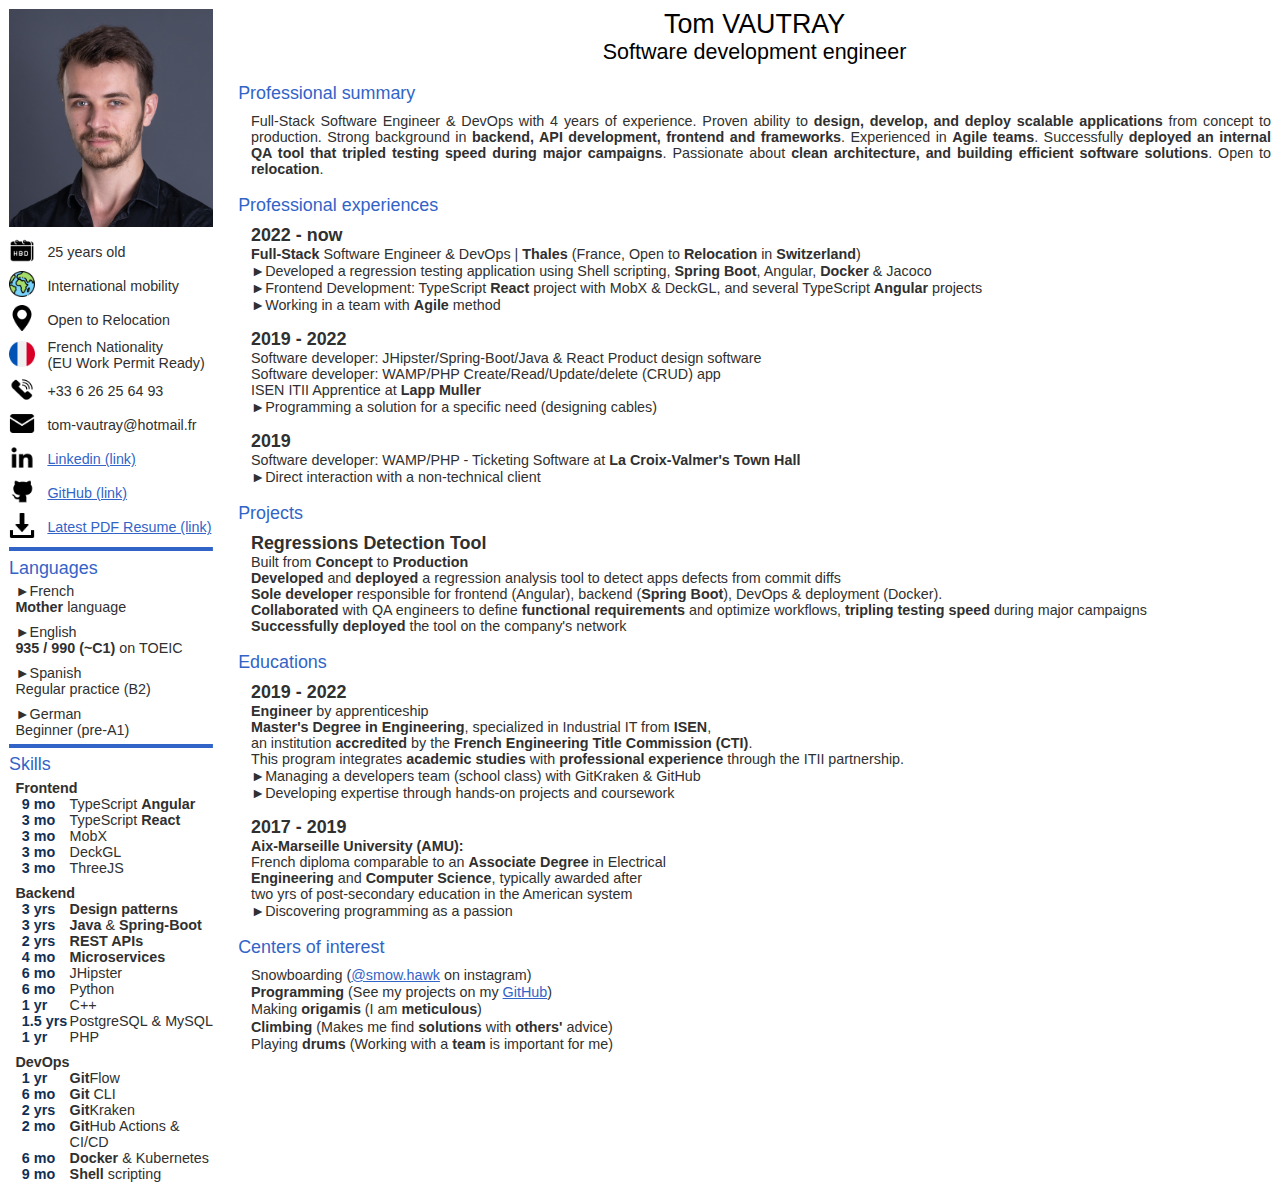
<file: index.html>
<!doctype html>
<html lang="en-US">
	<head>
		<meta charset="UTF-8" />
		<meta name="description" content="Resume of Tom Vautray, Software Development Engineer. Skills in React, Angular, Spring-Boot, and more.">
		<meta name="keywords" content="Tom Vautray, Resume, Software Engineer, React, Angular, Spring-Boot, Git, GitHub">
		<link rel="stylesheet" href="styles.css" />
		<link rel="icon" href="assets/planete-terre.png" />
		<title>Resume - Tom VAUTRAY</title>
	</head>
	<body theme="navy" mapping="pdf">
		<div id="left-panel">
			<div id="photo">
				<img src="assets/PhotoLMGCouleursCrop.jpg" />
			</div>
			<div id="personal-data">
				<div id="aging">
					<a target="_blank" class="mention" href="https://www.flaticon.com/fr/icone-gratuite/happy-birthday_8675274?term=birthday&page=1&position=5&origin=search&related_id=8675274">
						<img src="assets/happy-birthday.png" />
					</a>
					25 years old
				</div>
				<div id="place">
					<a target="_blank" class="mention" href="https://www.flaticon.com/fr/icone-gratuite/planete-terre_921490?term=terre&page=1&position=1&origin=tag&related_id=921490">
						<img src="assets/planete-terre.png" />
					</a>
					International&nbsp;mobility
				</div>
				<div id="relocation">
					<a target="_blank" class="mention" href="https://www.flaticon.com/free-icons/pin">
						<img src="assets/maps-and-flags.png" />
					</a>
					Open&nbsp;to&nbsp;Relocation
				</div>
				<div id="civility">
					<a target="_blank" class="mention" href="https://www.flaticon.com/free-icons/france">
						<img src="assets/france.png" />
					</a>
					French&nbsp;Nationality<br />(EU&nbsp;Work&nbsp;Permit&nbsp;Ready)
				</div>
				<div id="phone">
					<a target="_blank" class="mention" href="https://www.flaticon.com/fr/icones-gratuites/telephone">
						<img src="assets/appel-telephonique.png" />
					</a>
					+33 6 26 25 64 93
				</div>
				<div id="e-mail">
					<a target="_blank" class="mention" href="https://www.flaticon.com/fr/icone-gratuite/email_3059474?term=email&page=1&position=7&origin=tag&related_id=3059474">
						<img src="assets/email.png" />
					</a>
					tom-vautray@hotmail.fr
				</div>
				<div id="linkedin">
					<a target="_blank" class="mention" href="https://www.flaticon.com/fr/icone-gratuite/sociale_14064516?term=linkedin&page=1&position=1&origin=tag&related_id=14064516">
						<img src="assets/linkedin.png" />
					</a>
					<a target="_blank" class="link" href="https://www.linkedin.com/in/tom-vautray-45432b172/">Linkedin (link)</a>
				</div>
				<div id="github">
					<a target="_blank" class="mention" href="https://www.flaticon.com/fr/icone-gratuite/github_4926624?term=github&page=1&position=1&origin=tag&related_id=4926624">
						<img src="assets/github.png" />
					</a>
					<a target="_blank" class="link" href="https://github.com/M4jor-Tom">GitHub (link)</a>
				</div>
				<div id="resume-files">
					<a target="_blank" class="mention" href="https://www.flaticon.com/free-icon/download_724933">
						<img src="assets/download.png" />
					</a>
					<a target="_blank" class="link"href="https://github.com/M4jor-Tom/M4jor-Tom.github.io/tree/pdf-cv-releasing/generated">Latest PDF Resume (link)</a>
				</div>
			</div>
			<svg class="h-line">
				<rect />
			</svg>
			<div id="languages">
				<div class="header">
					Languages
				</div>
				<div class="body">
					<div class="list-element">
						<div class="language">French</div>
						<div class="level"><b>Mother</b> language</div>
					</div>
					<div class="list-element">
						<div class="language">English</div>
						<div class="level"><b>935 / 990 (~C1)</b> on TOEIC</div>
					</div>
					<div class="list-element">
						<div class="language">Spanish</div>
						<div class="level">Regular practice (B2)</div>
					</div>
					<div class="list-element">
						<div class="language">German</div>
						<div class="level">Beginner (pre-A1)</div>
					</div>
				</div>
			</div>
			<svg class="h-line">
				<rect />
			</svg>
			<div id="skills">
				<div class="header">
					Skills
				</div>
				<div class="body">
					<div class="category">
						<div class="header">Frontend</div>
						<div class="body">
							<div class="list-element">
								<div class="experience-time">9 mo</div>
								<div class="skill">TypeScript <b>Angular</b></div>
							</div>
							<div class="list-element">
								<div class="experience-time">3 mo</div>
								<div class="skill">TypeScript <b>React</b></div>
							</div>
							<div class="list-element">
								<div class="experience-time">3 mo</div>
								<div class="skill">MobX</div>
							</div>
							<div class="list-element">
								<div class="experience-time">3 mo</div>
								<div class="skill">DeckGL</div>
							</div>
							<div class="list-element">
								<div class="experience-time">3 mo</div>
								<div class="skill">ThreeJS</div>
							</div>
						</div>
					</div>
					<div class="category">
						<div class="header">Backend</div>
						<div class="body">
							<div class="list-element">
								<div class="experience-time">3 yrs</div>
								<div class="skill"><b>Design patterns</b></div>
							</div>
							<div class="list-element">
								<div class="experience-time">3 yrs</div>
								<div class="skill"><b>Java</b>&nbsp;&&nbsp;<b>Spring-Boot</b></div>
							</div>
							<div class="list-element">
								<div class="experience-time">2 yrs</div>
								<div class="skill"><b>REST APIs</b></div>
							</div>
							<div class="list-element">
								<div class="experience-time">4 mo</div>
								<div class="skill"><b>Microservices</b></div>
							</div>
							<div class="list-element">
								<div class="experience-time">6 mo</div>
								<div class="skill">JHipster</div>
							</div>
							<div class="list-element">
								<div class="experience-time">6 mo</div>
								<div class="skill">Python</div>
							</div>
							<div class="list-element">
								<div class="experience-time">1 yr</div>
								<div class="skill">C++</div>
							</div>
							<div class="list-element">
								<div class="experience-time">1.5 yrs</div>
								<div class="skill">PostgreSQL&nbsp;&&nbsp;MySQL</div>
							</div>
							<div class="list-element">
								<div class="experience-time">1 yr</div>
								<div class="skill">PHP</div>
							</div>
						</div>
					</div>
					<div class="category">
						<div class="header">DevOps</div>
						<div class="body">
							<div class="list-element">
								<div class="experience-time">1 yr</div>
								<div class="skill"><b>Git</b>Flow</div>
							</div>
							<div class="list-element">
								<div class="experience-time">6 mo</div>
								<div class="skill"><b>Git</b> CLI</div>
							</div>
							<div class="list-element">
								<div class="experience-time">2 yrs</div>
								<div class="skill"><b>Git</b>Kraken</div>
							</div>
							<div class="list-element">
								<div class="experience-time">2 mo</div>
								<div class="skill"><b>Git</b>Hub Actions & CI/CD</div>
							</div>
							<div class="list-element">
								<div class="experience-time">6 mo</div>
								<div class="skill"><b>Docker</b>&nbsp;&&nbsp;Kubernetes</div>
							</div>
							<div class="list-element">
								<div class="experience-time">9 mo</div>
								<div class="skill"><b>Shell</b> scripting</div>
							</div>
						</div>
					</div>
				</div>
			</div>
		</div>
		<div id="right-panel">
			<div class="header">
				<div id="name">
					Tom VAUTRAY
				</div>
				<div id="title">
					Software development engineer
				</div>
			</div>
			<div class="body">
				<div id="professional-summary">
					<div class="header">
						Professional summary
					</div>
					<div class="body">
						<div class="list-element">
							<div class="content">
Full-Stack Software Engineer & DevOps with 4 years of experience.
Proven ability to <b>design, develop, and deploy scalable applications</b> from concept to production. Strong background in <b>backend, API development, frontend and frameworks</b>.  
Experienced in <b>Agile teams</b>. Successfully <b>deployed an internal QA tool that tripled testing speed during major campaigns</b>.
Passionate about <b>clean architecture, and building efficient software solutions</b>. Open to <b>relocation</b>.
							</div>
						</div>
					</div>
				</div>
				<div id="professional-experiences">
					<div class="header">
						Professional experiences
					</div>
					<div class="body">
						<div class="list-element">
							<div class="content-title">2022 - now</div>
							<div class="content"><b>Full-Stack</b> Software Engineer & DevOps | <b>Thales</b> (France, Open to <b>Relocation</b> in <b>Switzerland</b>)</div>
							<div class="experience">Developed a regression testing application using Shell scripting, <b>Spring Boot</b>, Angular, <b>Docker</b> & Jacoco</div>
							<div class="experience">Frontend Development: TypeScript <b>React</b> project with MobX & DeckGL, and several TypeScript <b>Angular</b> projects</div>
							<div class="experience">Working in a team with <b>Agile</b> method</div>
						</div>
						<div class="list-element">
							<div class="content-title">2019 - 2022</div>
							<div class="content">
								Software developer: JHipster/Spring-Boot/Java & React Product design software
							</div>
							<div class="content">
								Software developer: WAMP/PHP Create/Read/Update/delete (CRUD) app
							</div>
							<div class="content">ISEN ITII Apprentice at <b>Lapp Muller</b></div>
							<div class="experience">Programming a solution for a specific need (designing cables)</div>
						</div>
						<div class="list-element">
							<div class="content-title">2019</div>
							<div class="content">
								Software developer: WAMP/PHP - Ticketing Software at <b>La Croix-Valmer's Town Hall</b>
							</div>
							<div class="experience">Direct interaction with a non-technical client</div>
						</div>
						<!--<div class="list-element">
							<div class="content-title">2015 - 2018</div>
							<div class="content">
								Restaurant waiter
							</div>
							<div class="experience">Immediate stress management</div>
						</div>-->
					</div>
				</div>
				<div id="projects">
					<div class="header">
						Projects
					</div>
					<div class="body">
						<div class="list-element">
							<div class="content-title">Regressions Detection Tool</div>
							<div class="content">Built from <b>Concept</b> to <b>Production</b></div>
							<div class="content"><b>Developed</b> and <b>deployed</b> a regression analysis tool to detect apps defects from commit diffs</div>
							<div class="content"><b>Sole developer</b> responsible for frontend (Angular), backend (<b>Spring Boot</b>), DevOps & deployment (Docker).</div>
							<div class="content"><b>Collaborated</b> with QA engineers to define <b>functional requirements</b> and optimize workflows, <b>tripling testing speed</b> during major campaigns</div>
							<div class="content"><b>Successfully deployed</b> the tool on the company's network</div>
						</div>
					</div>
				</div>
				<div id="educations">
					<div class="header">
						Educations
					</div>
					<div class="body">
						<div class="list-element">
							<div class="content-title">2019 - 2022</div>
							<div class="content">
								<b>Engineer</b> by apprenticeship<br />
								<b>Master's Degree in Engineering</b>, specialized in Industrial IT from <b>ISEN</b>,<br />
								an institution <b>accredited</b> by the <b>French Engineering Title Commission (CTI)</b>.<br />
								This program integrates <b>academic studies</b> with <b>professional experience</b> through the ITII partnership.
							</div>
							<div class="experience">Managing a developers team (school class) with GitKraken & GitHub</div>
							<div class="experience">Developing expertise through hands-on projects and coursework</div>
						</div>
						<div class="list-element">
							<div class="content-title">2017 - 2019</div>
							<div class="content">
								<b>Aix-Marseille University (AMU):</b><br />
								French diploma comparable to an <b>Associate Degree</b> in Electrical<br />
								<b>Engineering</b> and <b>Computer Science</b>, typically awarded after<br />
								two yrs of post-secondary education in the American system
							</div>
							<div class="experience">Discovering programming as a passion</div>
						</div>
					</div>
				</div>
				<div id="centers-of-interest">
					<div class="header">
						Centers of interest
					</div>
					<div class="body">
						<div class="list-element">
							<div class="content">
								Snowboarding (<a target="_blank" href="https://www.instagram.com/smow.hawk/">@smow.hawk</a> on instagram)
							</div>
						</div>
						<div class="list-element">
							<div class="content"><b>Programming</b> (See my projects on my <a target="_blank" class="link" href="https://github.com/M4jor-Tom">GitHub</a>)</div>
						</div>
						<div class="list-element">
							<div class="content">Making <b>origamis</b> (I am <b>meticulous</b>)</div>
						</div>
						<div class="list-element">
							<div class="content"><b>Climbing</b> (Makes me find <b>solutions</b> with <b>others'</b> advice)</div>
						</div>
						<div class="list-element">
							<div class="content">Playing <b>drums</b> (Working with a <b>team</b> is important for me)</div>
						</div>
					</div>
				</div>
			</div>
		</div>
	</body>
</html>
</file>
<file: styles.css>
:root {
	
	--default-font: 1.4vmax;

	--body-margin: 1vmin;

	--small-font: .8rem;
	--bigger-font: 1.5rem;
	--big-font: 1.2rem;
}

* {
	font-family: Arial, Helvetica, sans-serif;
}

[theme="navy"] {

	--lightest-color: rgba(255, 255, 255, 1);
	--darkest-color: rgba(0, 0, 0, 1);

	--dark-color: rgba(48, 48, 48, 1);

	--accent-color: rgba(50, 100, 200, 1);
	--dominant-color: rgba(16, 48, 86, 1);
}

[mapping="light"] {

	--header-color: var(--accent-color);
	--link-color: var(--accent-color);

	--title-color: var(--dominant-color);
	--title-contrast-color: var(--lightest-color);
	
	--text-color: var(--dark-color);
	--skill-time-text-color: var(--dominant-color);

	--line-color: var(--dominant-color);
	--line-contrast-color: var(--lightest-color);
}

[mapping="pdf"] {

	--header-color: var(--accent-color);
	--link-color: var(--accent-color);

	--title-color: var(--lightest-color);
	--title-contrast-color: var(--darkest-color);
	
	--text-color: var(--dark-color);
	--skill-time-text-color: var(--dominant-color);

	--line-color: var(--dominant-color);
	--line-contrast-color: var(--lightest-color);
}

body {
	
	color: var(--text-color);
}

a {

	color: var(--link-color);
}

html {

	font-size: var(--default-font);
}

body {

	height: calc(100vh - 2 * var(--body-margin));
	width: calc(100vw - 2 * var(--body-margin));

	margin: var(--body-margin);

	display: grid;
	column-gap: 2%;
	grid-template-columns: min-content 1fr;
}

.h-line {

	width: 100%;
	height: .5vh;
}

.h-line rect {

	width: 100%;
	height: 100%;
	fill: var(--accent-color);
}

a.mention {

	width: 2vw;
}

img {

	width: 100%;
}

#right-panel .body {

	margin-left: 1vw;
}

#left-panel .body {

	margin-left: .5vw;
}

.experience {

	margin-top: .1vh;
}

.experience::before {
	
	font-weight: bold;
	content: "\25BA ";
}

#left-panel > * > .header {

	color: var(--header-color);
	margin: .5vh 0;
}

#left-panel > #languages > .body {

	display: grid;
	grid-auto-rows: min-content;
	row-gap: 1vh;
}

#left-panel > #languages > .body > .list-element > .language::before {

	content: "\25BA";
}

#left-panel > #skills > .body {

	display: grid;
	grid-auto-rows: auto;
	row-gap: 1vh;
}

#left-panel > #skills > .body > .category > .header {

	font-size: var(--small-font);
	font-weight: bolder;
}

#left-panel > #skills > .body > .category > .body > .list-element > .experience-time {

	font-weight: bold;
	color: var(--skill-time-text-color);
	white-space: nowrap;
}

#left-panel > #skills > .body > .category > .body > .list-element {

	display: grid;
	grid-template-columns: 6ch auto;
}

#left-panel > #skills > .body > .category > .body > .list-element,
#left-panel > #languages > .body > .list-element {

	font-size: var(--small-font);
}

#left-panel {

	display: grid;
	grid-template-rows: 
		repeat(2, min-content) /* photos, personnal-data */
		repeat(2, 1px min-content); /* Languages, skills */
	row-gap: .6vh;
}

#left-panel > #personal-data {

	display: grid;
	grid-auto-rows: min-content;
	row-gap: .6vh;
}

#left-panel > #personal-data > * {

	display: grid;
	grid-template-columns: min-content 1fr;
	column-gap: 1vw;
	font-size: var(--small-font);
	align-items: center;
	white-space: nowrap;
}

#left-panel > #personal-data > #e-mail {

	white-space: nowrap;
}

#right-panel > .header {

	text-align: center;
	background-color: var(--title-color);
	color: var(--title-contrast-color);
}

#right-panel > .header > #name {
	
	font-size: var(--bigger-font);
}

#right-panel > .header > #title {
	
	font-size: var(--big-font);
}

#right-panel {

	display: grid;
	row-gap: 2vh;
	grid-auto-rows: min-content;
}

#right-panel > .body {

	display: contents;
}

#right-panel > .body > * > .header {

	color: var(--header-color);
	margin-bottom: 1vh;
}

#right-panel > .body > * > .body {

	font-size: var(--small-font);

	display: grid;
	grid-auto-rows: auto;
	row-gap: 1.8vh;
}

#right-panel > .body > * > .body > .list-element > .content {

	text-align: justify;
  	text-justify: auto;
}

#right-panel > .body > #centers-of-interest > .body {

	row-gap: .15vh;
}

.content-title {

	font-size: var(--default-font);
	font-weight: bold;
}
</file>
